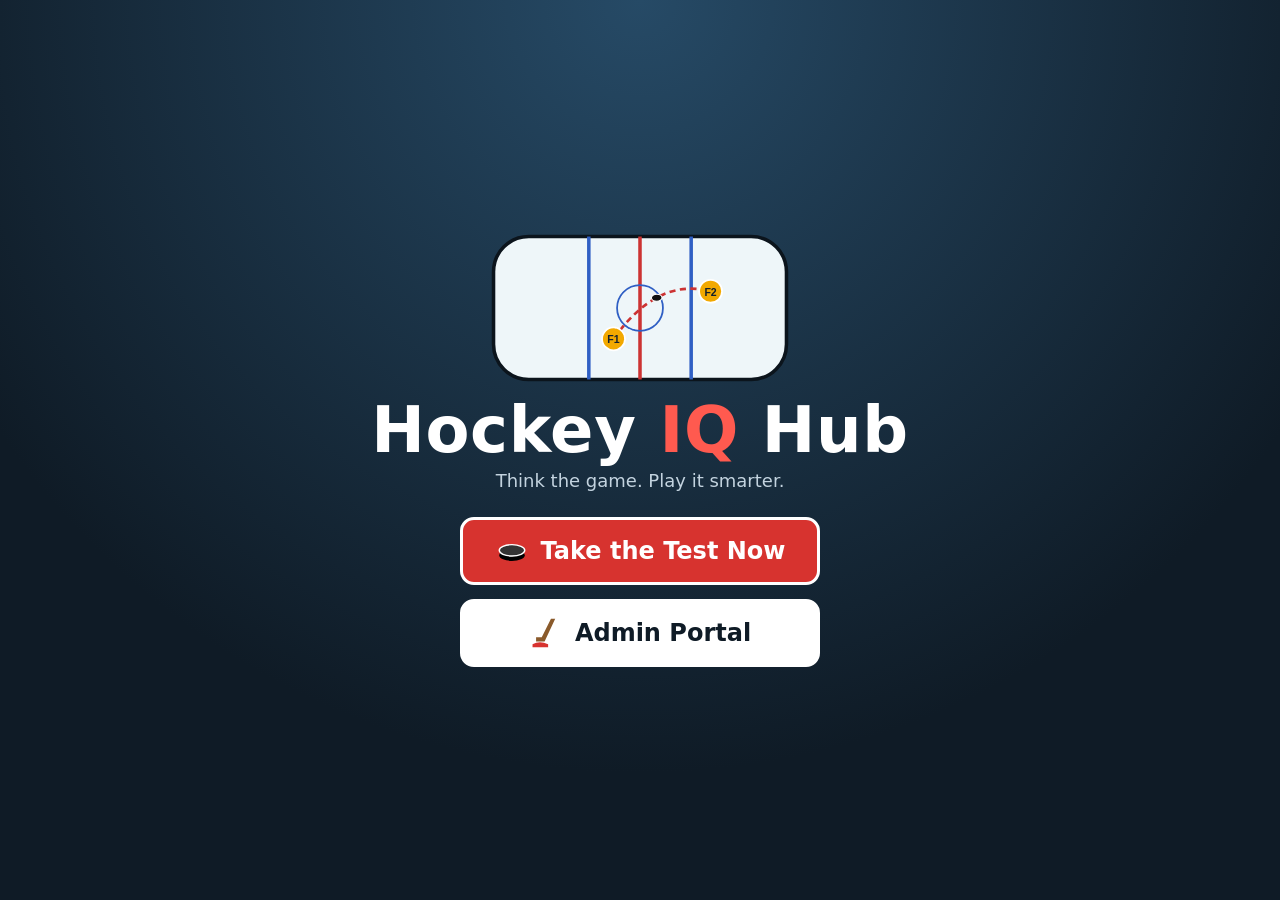
<file: index.html>
<!DOCTYPE html><html lang="en"><head><meta charset="utf-8"><meta name="viewport" content="width=device-width,initial-scale=1,viewport-fit=cover">
<title>Hockey IQ Hub</title>
<style>
*{box-sizing:border-box}html,body{height:100%;margin:0}
body{background:radial-gradient(circle at 50% 0,#264a66,#0f1b26 70%);color:#fff;font-family:system-ui,Arial,sans-serif;display:flex;align-items:center;justify-content:center;padding:16px;overflow:auto}
main{width:100%;max-width:560px;text-align:center}
svg.art{display:block;margin:0 auto 14px;height:min(24dvh,150px);width:auto;max-width:100%}
h1{font-size:clamp(38px,10vw,64px);line-height:1.05;margin:0 0 6px;letter-spacing:.01em}
h1 span{color:#ff5a4f}
.tag{margin:0 0 26px;color:#c3d3df;font-size:clamp(15px,4vw,18px)}
.links{display:flex;flex-direction:column;gap:14px;align-items:center}
a.btn{display:flex;align-items:center;justify-content:center;gap:12px;width:min(100%,360px);min-height:68px;border-radius:14px;text-decoration:none;font-weight:800;font-size:clamp(20px,5.5vw,24px);border:3px solid #fff}
a.btn svg{width:34px;height:34px;flex:none}
a.go{background:#d7332f;color:#fff}a.adm{background:#fff;color:#0f1b26}
a.btn:hover,a.btn:focus-visible{transform:translateY(-2px);box-shadow:0 6px 18px #0008;outline:3px solid #ffd24a;outline-offset:3px}
@media (prefers-reduced-motion:reduce){a.btn:hover{transform:none}svg animateMotion{display:none}}
</style></head><body><main>
<svg class="art" viewBox="0 0 340 170" role="img" aria-label="Hockey rink with F1 passing to F2" xmlns="http://www.w3.org/2000/svg">
<rect x="4" y="4" width="332" height="162" rx="40" fill="#eef6f9" stroke="#0b141c" stroke-width="4"/>
<line x1="170" y1="4" x2="170" y2="166" stroke="#c33" stroke-width="4"/><line x1="112" y1="4" x2="112" y2="166" stroke="#2f5fc4" stroke-width="4"/><line x1="228" y1="4" x2="228" y2="166" stroke="#2f5fc4" stroke-width="4"/>
<circle cx="170" cy="85" r="26" fill="none" stroke="#2f5fc4" stroke-width="2"/>
<path id="p" d="M140 120 Q190 50 250 66" fill="none" stroke="#c33" stroke-width="3" stroke-dasharray="7 5"/>
<g font-family="Arial,sans-serif" font-size="12" font-weight="700" text-anchor="middle"><circle cx="140" cy="120" r="13" fill="#f2a900" stroke="#fff" stroke-width="2"/><text x="140" y="125" fill="#14212c">F1</text><circle cx="250" cy="66" r="13" fill="#f2a900" stroke="#fff" stroke-width="2"/><text x="250" y="71" fill="#14212c">F2</text></g>
<ellipse rx="6" ry="4" fill="#111" stroke="#fff" stroke-width="1.2"><animateMotion dur="2.6s" repeatCount="indefinite" keyPoints="0;1;1" keyTimes="0;.8;1" calcMode="linear"><mpath href="#p"/></animateMotion></ellipse></svg>
<h1>Hockey <span>IQ</span> Hub</h1>
<p class="tag">Think the game. Play it smarter.</p>
<nav class="links" aria-label="Main">
<a class="btn go" href="quiz.html"><svg viewBox="0 0 48 48" aria-hidden="true"><ellipse cx="24" cy="30" rx="18" ry="8" fill="#000"/><ellipse cx="24" cy="23" rx="18" ry="8" fill="#333" stroke="#fff" stroke-width="2"/></svg>Take the Test Now</a>
<a class="btn adm" href="admin.html"><svg viewBox="0 0 48 48" aria-hidden="true"><path d="M31 4h6L22 36H10v-6h8z" fill="#8a5a2b"/><path d="M5 40q10-6 22 0v4H5z" fill="#d7332f"/></svg>Admin Portal</a>
</nav></main></body></html>
</file>
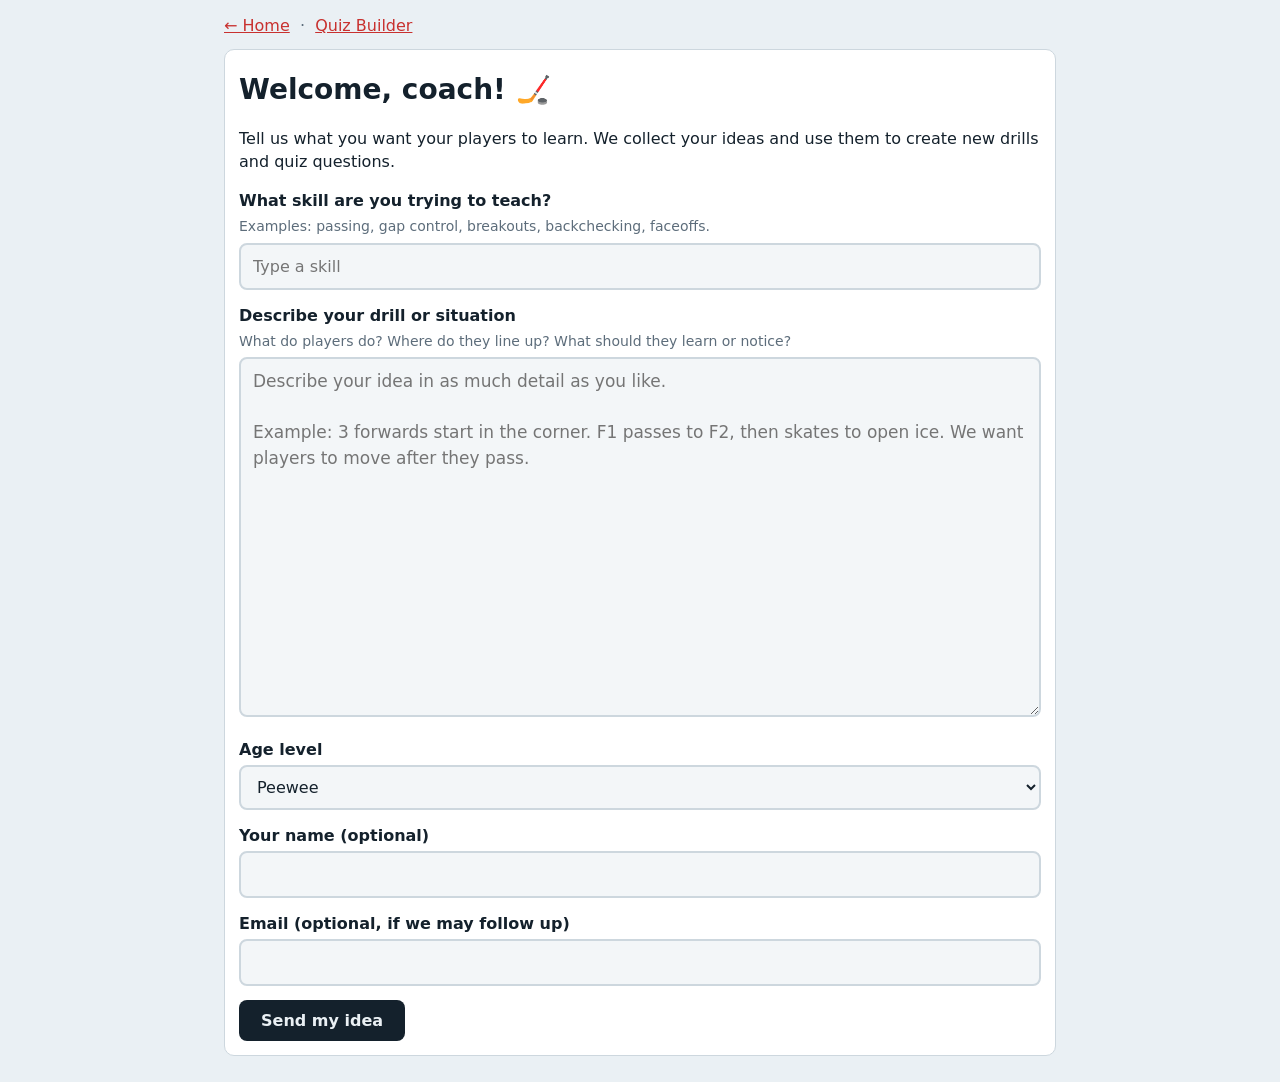
<file: admin.html>
<!DOCTYPE html><html lang="en"><head><meta charset="utf-8"><meta name="viewport" content="width=device-width,initial-scale=1">
<title>Coach Portal</title><link rel="stylesheet" href="style.css"><style>.wrap{max-width:860px}textarea#desc{min-height:min(360px,50dvh);font-size:17px;line-height:1.5}</style></head><body><div class="wrap">
<p class="sub"><a href="./">&larr; Home</a> &nbsp;&middot;&nbsp; <a href="builder.html">Quiz Builder</a></p>
<div id="box" class="card"><h1>Welcome, coach! &#127954;</h1>
<p>Tell us what you want your players to learn. We collect your ideas and use them to create new drills and quiz questions.</p>
<div class="fld"><label for="skill">What skill are you trying to teach?</label><p class="hint">Examples: passing, gap control, breakouts, backchecking, faceoffs.</p><input type="text" id="skill" list="sk" maxlength="120" placeholder="Type a skill">
<datalist id="sk"><option>Passing and receiving</option><option>Skating and edge work</option><option>Shooting</option><option>Puck protection</option><option>Breakouts</option><option>Forechecking</option><option>Backchecking</option><option>Defensive-zone coverage</option><option>Offensive-zone cycle</option><option>Faceoffs</option><option>Gap control</option><option>Hockey IQ and decision making</option></datalist></div>
<div class="fld"><label for="desc">Describe your drill or situation</label><p class="hint">What do players do? Where do they line up? What should they learn or notice?</p><textarea id="desc" maxlength="3000" rows="12" placeholder="Describe your idea in as much detail as you like.&#10;&#10;Example: 3 forwards start in the corner. F1 passes to F2, then skates to open ice. We want players to move after they pass."></textarea></div>
<div class="fld"><label for="lvl">Age level</label><select id="lvl"><option>Peewee</option><option>Mite</option><option>Squirt</option><option>Bantam</option><option>Other</option></select></div>
<div class="fld"><label for="nm">Your name (optional)</label><input type="text" id="nm" autocomplete="name"></div>
<div class="fld"><label for="em">Email (optional, if we may follow up)</label><input type="text" id="em" autocomplete="email" inputmode="email"></div>
<input class="hp" id="website" tabindex="-1" autocomplete="off" aria-hidden="true">
<div id="msg" role="status"></div><button id="go">Send my idea</button></div></div>
<script>
const $=id=>document.getElementById(id),esc=s=>String(s).replace(/[&<>"]/g,c=>({'&':'&amp;','<':'&lt;','>':'&gt;','"':'&quot;'}[c]));
let endpoint='';fetch('quiz.json',{cache:'no-store'}).then(r=>r.json()).then(q=>endpoint=q.endpoint||'').catch(()=>{});
$('go').onclick=async()=>{const m=$('msg'),skill=$('skill').value.trim(),desc=$('desc').value.trim();
 if(!skill||!desc){m.innerHTML='<p class="err">Please fill in the skill and the description.</p>';return}
 if($('website').value)return;
 if(!endpoint){m.innerHTML='<p class="err">The portal is not connected to the spreadsheet yet. Tell the site owner.</p>';return}
 $('go').disabled=true;$('go').textContent='Sending…';
 try{await fetch(endpoint,{method:'POST',mode:'no-cors',headers:{'Content-Type':'text/plain;charset=utf-8'},body:JSON.stringify({type:'suggestion',submitted:new Date().toISOString(),skill,description:desc,level:$('lvl').value,name:$('nm').value.trim(),email:$('em').value.trim()})});
  $('box').innerHTML=`<h1>Thank you${$('nm').value.trim()?', '+esc($('nm').value.trim()):''}!</h1><p>Your idea about <b>${esc(skill)}</b> was saved. We will use it to build new drills and quiz questions.</p><button onclick="location.reload()">Send another idea</button>`}
 catch(e){$('go').disabled=false;$('go').textContent='Send my idea';m.innerHTML='<p class="err">Could not send. Check your connection and try again.</p>'}};
</script></body></html>
</file>
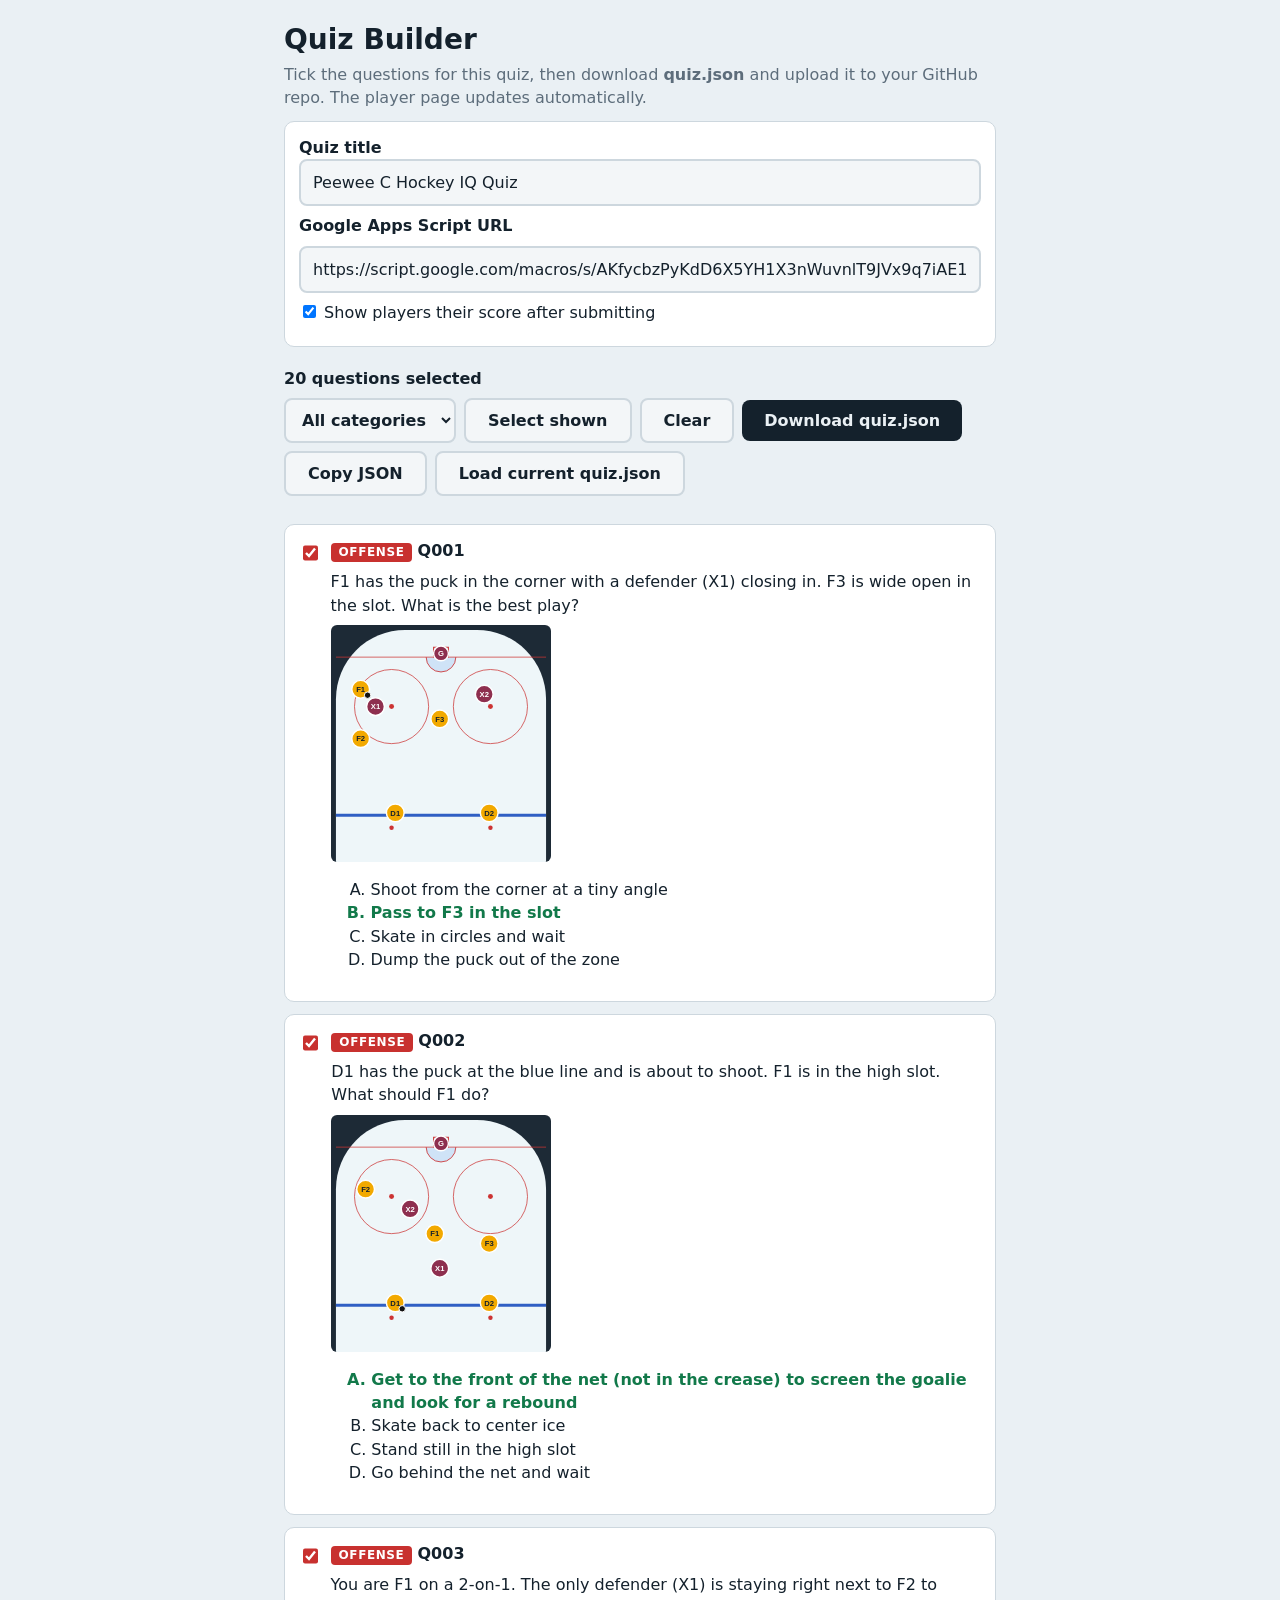
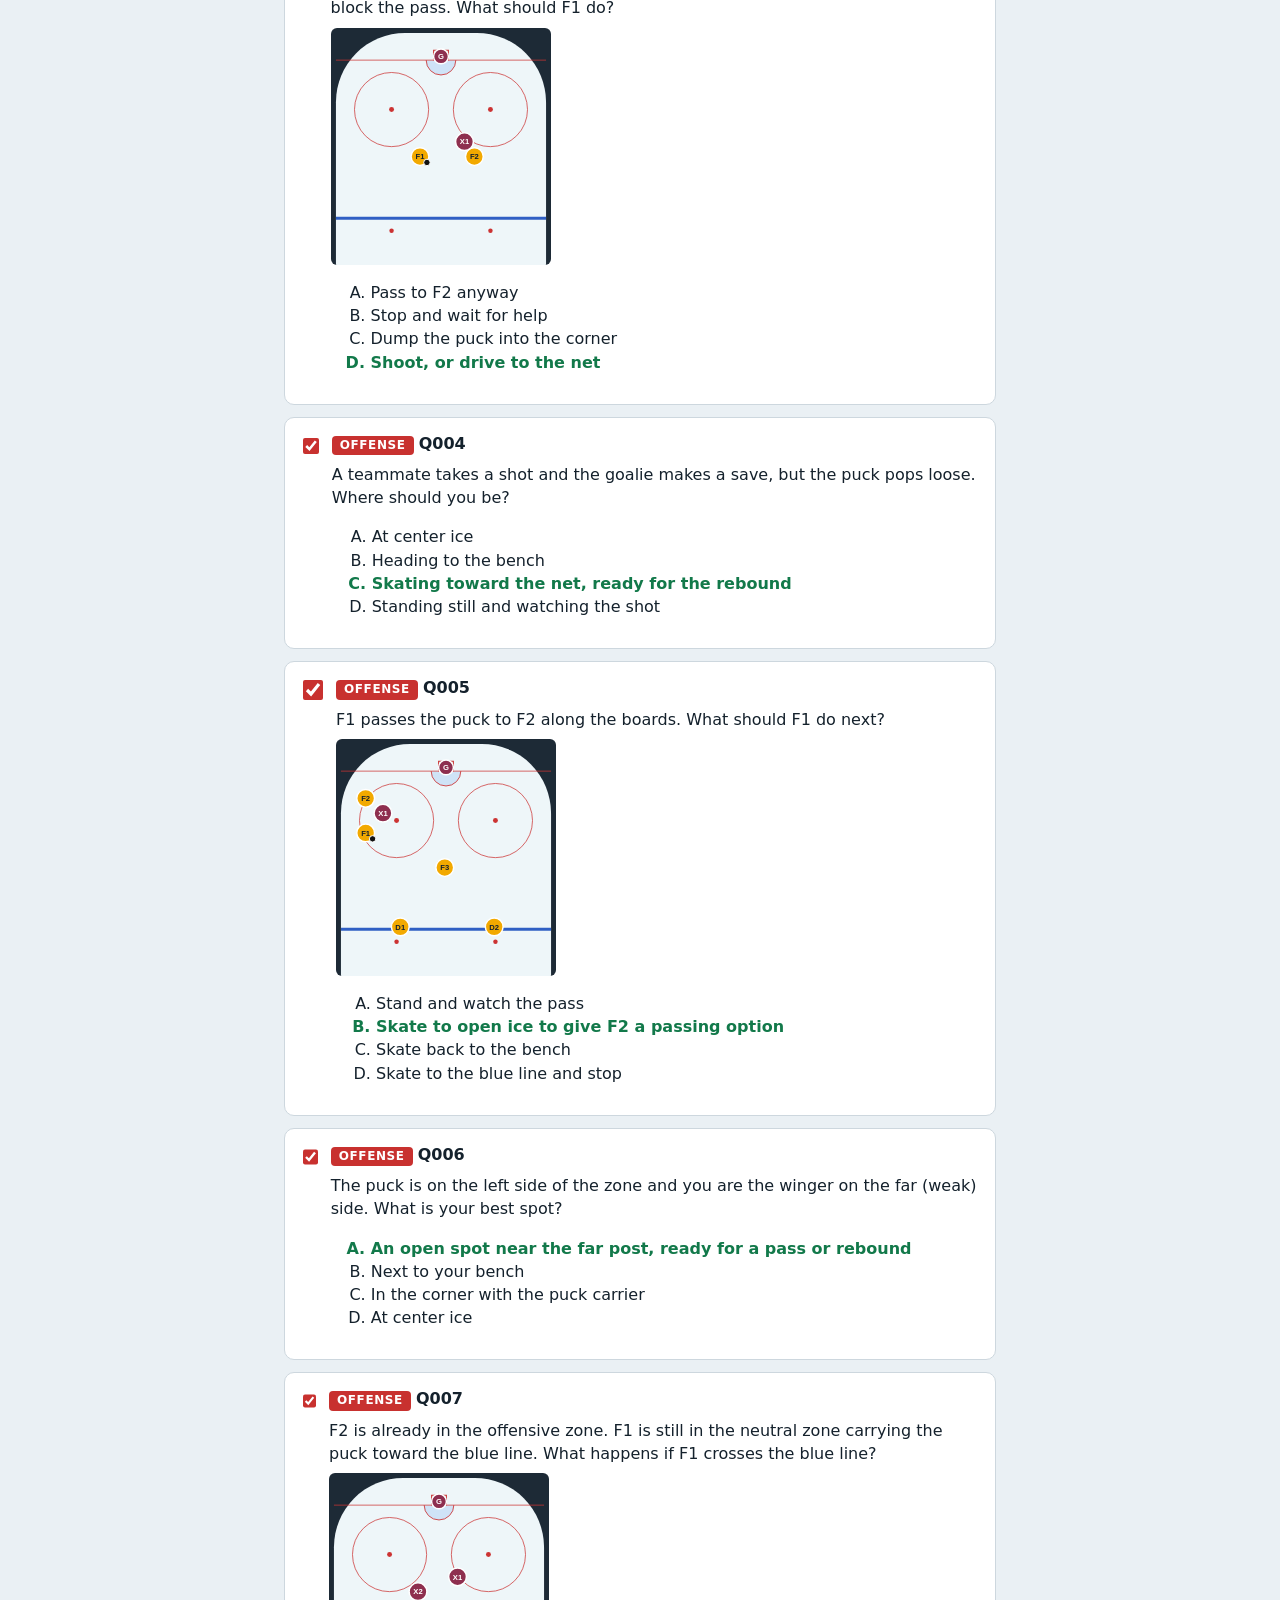
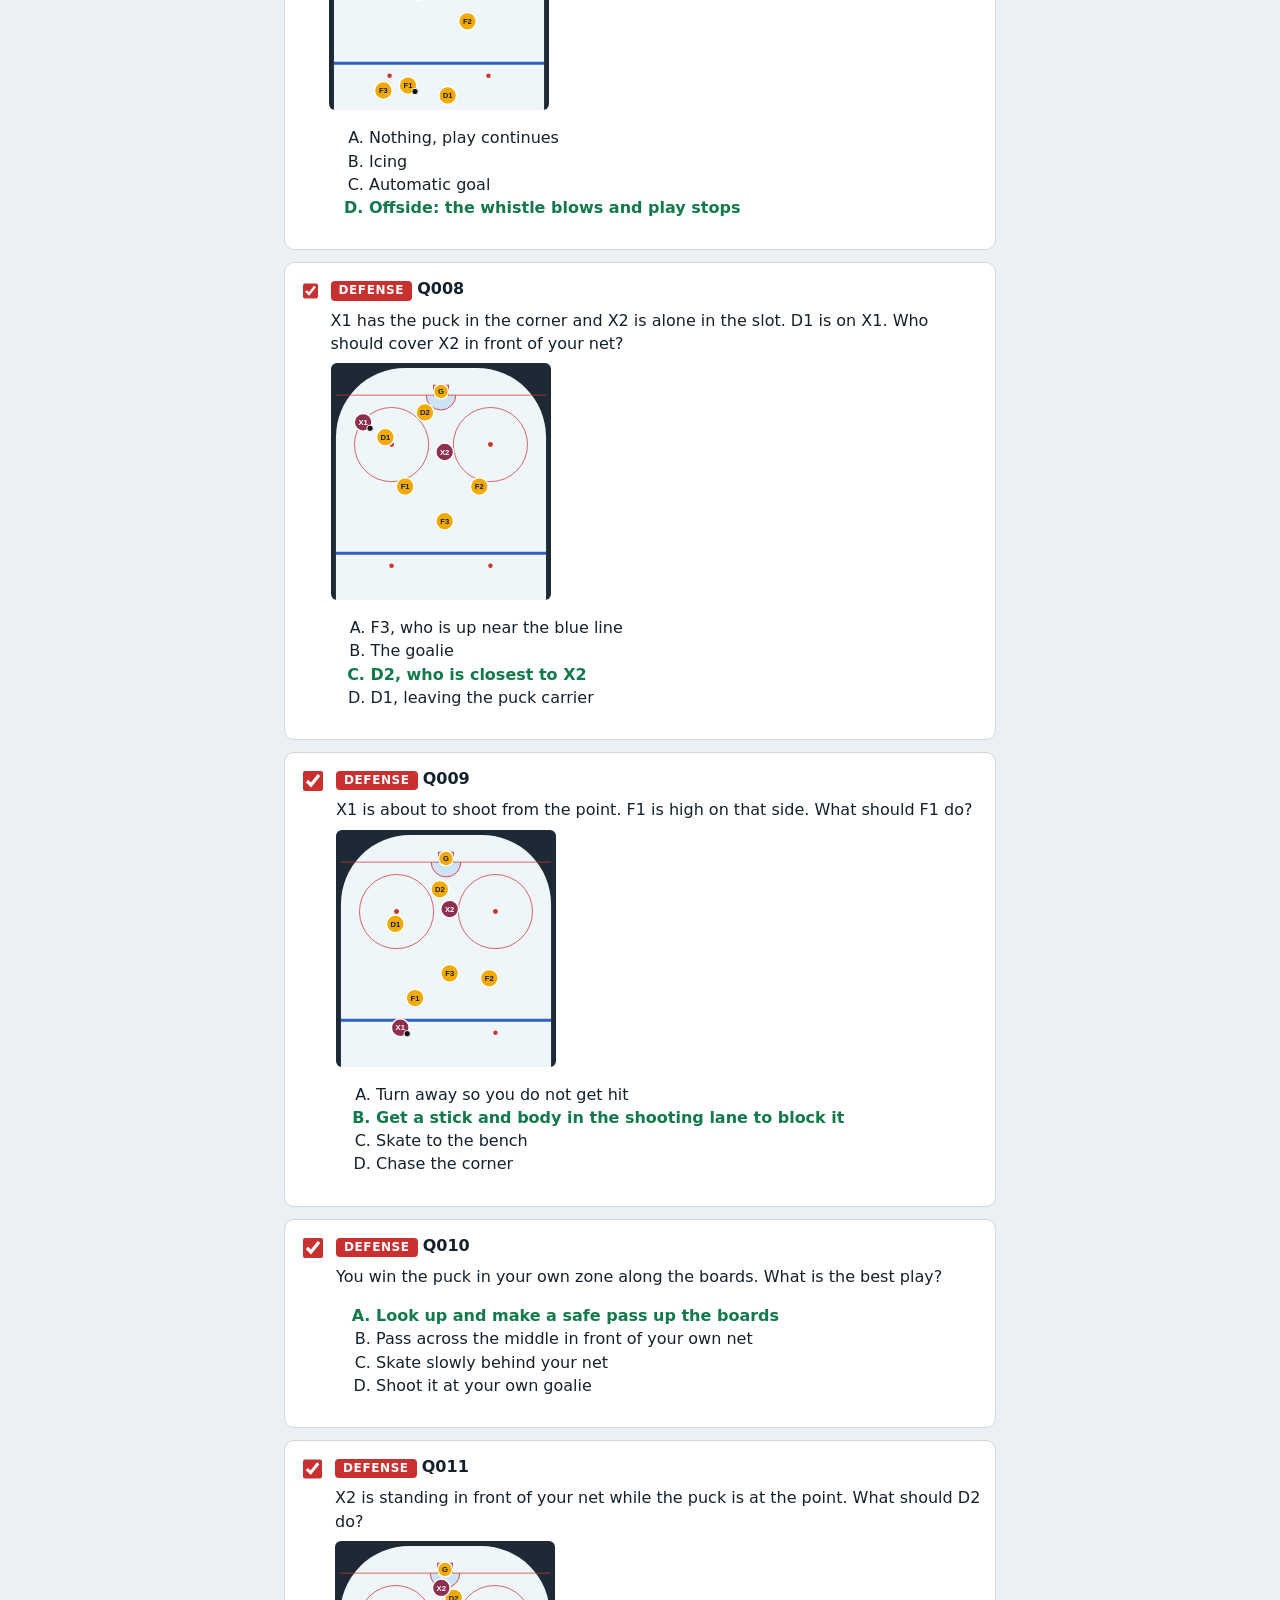
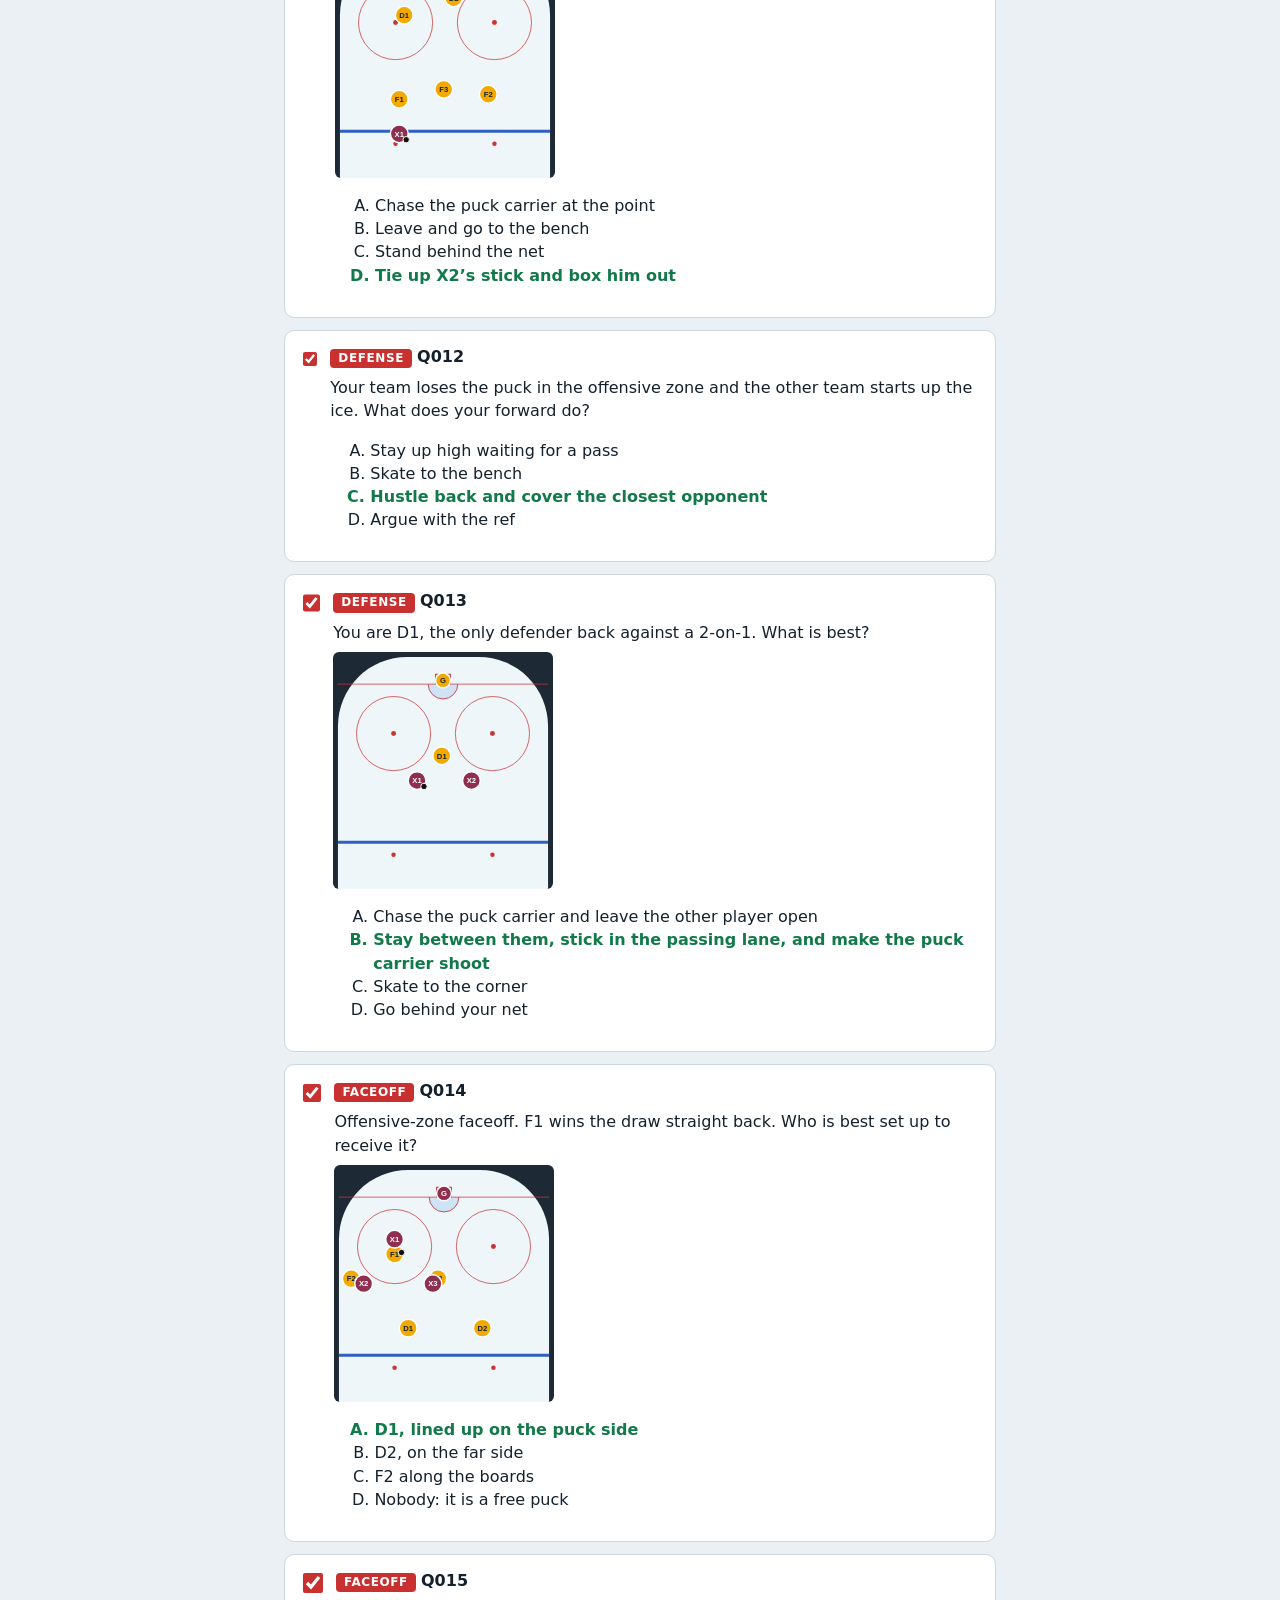
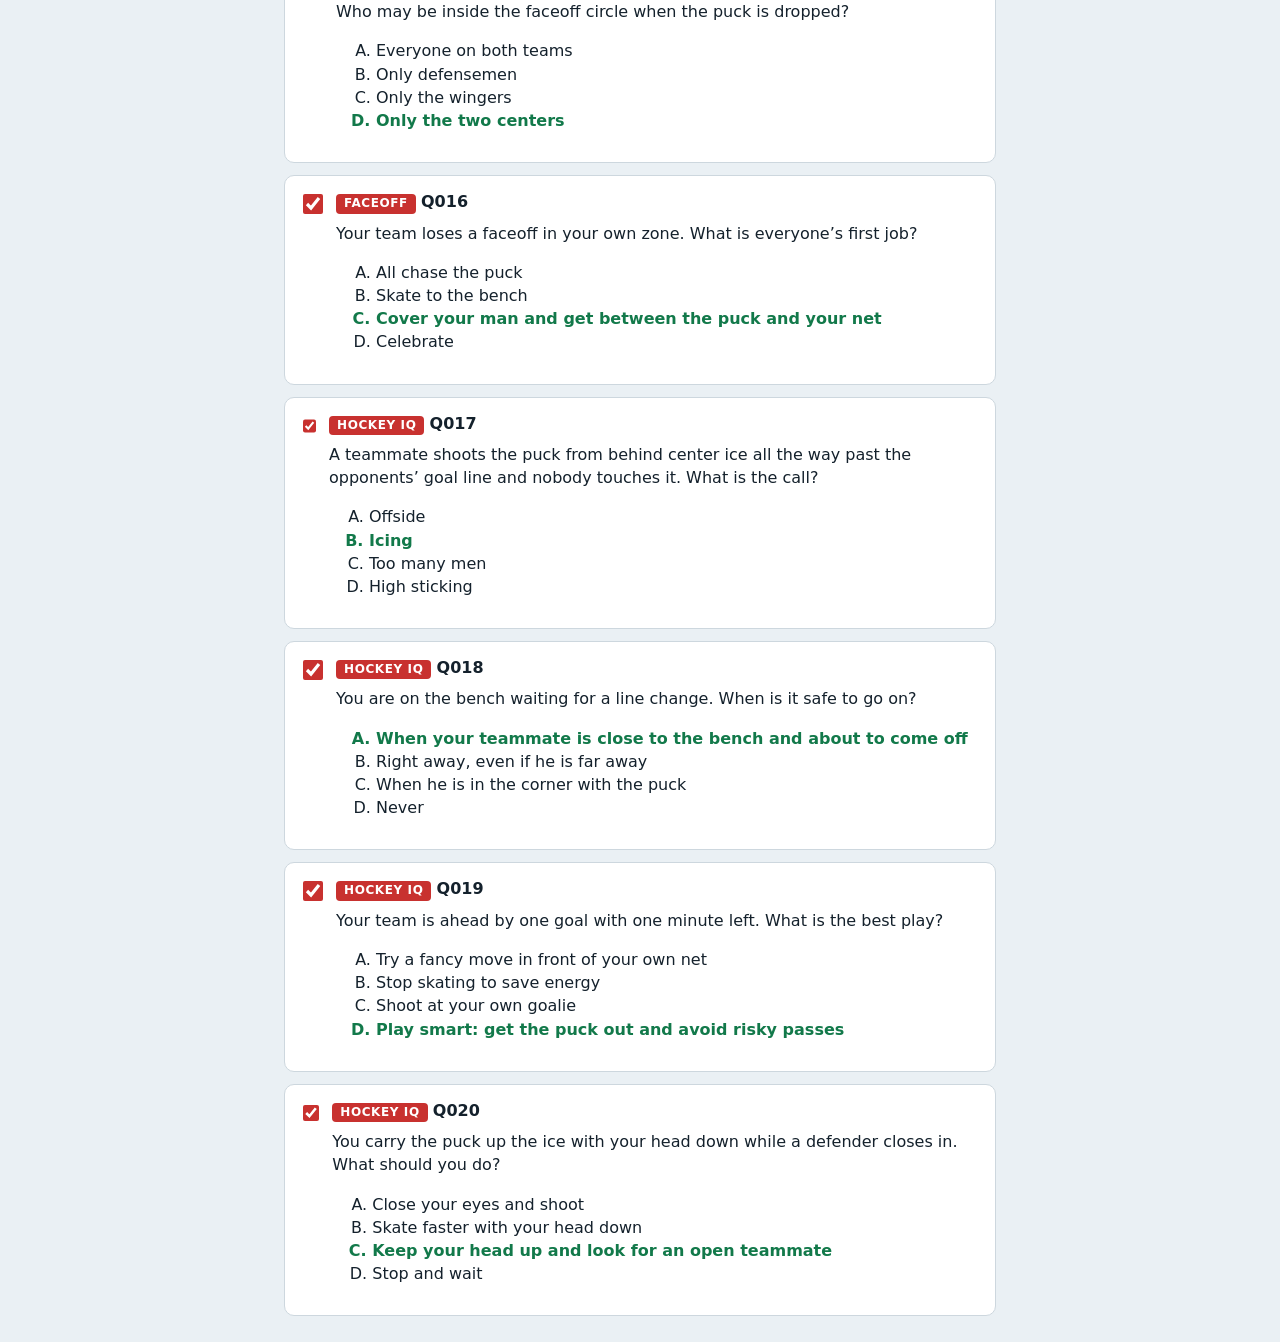
<file: builder.html>
<!DOCTYPE html><html lang="en"><head><meta charset="utf-8"><meta name="viewport" content="width=device-width,initial-scale=1">
<title>Quiz Builder</title><link rel="stylesheet" href="style.css"><style>.row{display:flex;gap:8px;flex-wrap:wrap;align-items:center;margin:8px 0}.row>*{flex:0 0 auto}svg.rk{max-width:220px;margin:6px 0}.q{font-size:16px}.ans{color:var(--ok);font-weight:700}.pick{display:flex;gap:10px;align-items:flex-start}.pick input{width:20px;height:20px;margin-top:4px;accent-color:var(--acc)}</style></head><body><div class="wrap">
<h1>Quiz Builder</h1><p class="sub">Tick the questions for this quiz, then download <b>quiz.json</b> and upload it to your GitHub repo. The player page updates automatically.</p>
<div class="card"><label><b>Quiz title</b></label><input type="text" id="title" value="Peewee C Hockey IQ Quiz"><div class="row"><label><b>Google Apps Script URL</b></label></div><input type="text" id="ep" placeholder="https://script.google.com/macros/s/…/exec">
<div class="row"><label><input type="checkbox" id="ss" checked> Show players their score after submitting</label></div></div>
<div class="bar"><span id="count"></span><div class="row"><select id="cat" style="width:auto"></select><button class="alt" id="all">Select shown</button><button class="alt" id="none">Clear</button><button id="dl">Download quiz.json</button><button class="alt" id="cp">Copy JSON</button><button class="alt" id="cur">Load current quiz.json</button></div></div>
<div id="list"></div></div>
<script src="rink.js"></script><script>
let bank,sel=new Set();const $=id=>document.getElementById(id),esc=s=>String(s).replace(/[&<>"]/g,c=>({'&':'&amp;','<':'&lt;','>':'&gt;','"':'&quot;'}[c]));
fetch('question-bank.json',{cache:'no-store'}).then(r=>r.json()).then(b=>{bank=b;const cats=[...new Set(b.questions.map(q=>q.category))];$('cat').innerHTML='<option value="">All categories</option>'+cats.map(c=>`<option>${esc(c)}</option>`).join('');cur();draw()});
function draw(){const c=$('cat').value;$('list').innerHTML=bank.questions.filter(q=>!c||q.category==c).map(q=>`<div class="card"><label class="pick"><input type="checkbox" data-id="${q.id}" ${sel.has(q.id)?'checked':''}><span><span class="tag">${esc(q.category)}</span> <b>${q.id}</b><div class="q">${esc(q.text)}</div>${q.diagram?rinkSvg(q.diagram):''}<ol type="A">${q.options.map((o,k)=>`<li class="${k==q.answer?'ans':''}">${esc(o)}</li>`).join('')}</ol></span></label></div>`).join('');count()}
const count=()=>$('count').textContent=sel.size+' question'+(sel.size==1?'':'s')+' selected';
$('list').onchange=e=>{const id=e.target.dataset.id;if(!id)return;e.target.checked?sel.add(id):sel.delete(id);count()};
$('cat').onchange=draw;
$('all').onclick=()=>{document.querySelectorAll('#list input').forEach(i=>{i.checked=true;sel.add(i.dataset.id)});count()};
$('none').onclick=()=>{sel.clear();draw()};
async function cur(){try{const q=await (await fetch('quiz.json',{cache:'no-store'})).json();sel=new Set(q.questions.map(x=>x.id));$('title').value=q.title||$('title').value;$('ep').value=q.endpoint||'';$('ss').checked=q.showScore!==false;if(bank)draw()}catch(e){}}
$('cur').onclick=cur;
function make(){const ids=bank.questions.filter(q=>sel.has(q.id));if(!ids.length){alert('Select at least one question.');return null}const t=$('title').value.trim()||'Hockey IQ Quiz';
 return JSON.stringify({id:t.toLowerCase().replace(/[^a-z0-9]+/g,'-').replace(/^-|-$/g,''),title:t,endpoint:$('ep').value.trim(),showScore:$('ss').checked,questions:ids},null,1)}
$('dl').onclick=()=>{const j=make();if(!j)return;const a=document.createElement('a');a.href=URL.createObjectURL(new Blob([j],{type:'application/json'}));a.download='quiz.json';a.click()};
$('cp').onclick=async()=>{const j=make();if(!j)return;try{await navigator.clipboard.writeText(j);$('count').textContent='Copied!'}catch(e){alert('Copy was blocked; use Download instead.')}};
</script></body></html>
</file>
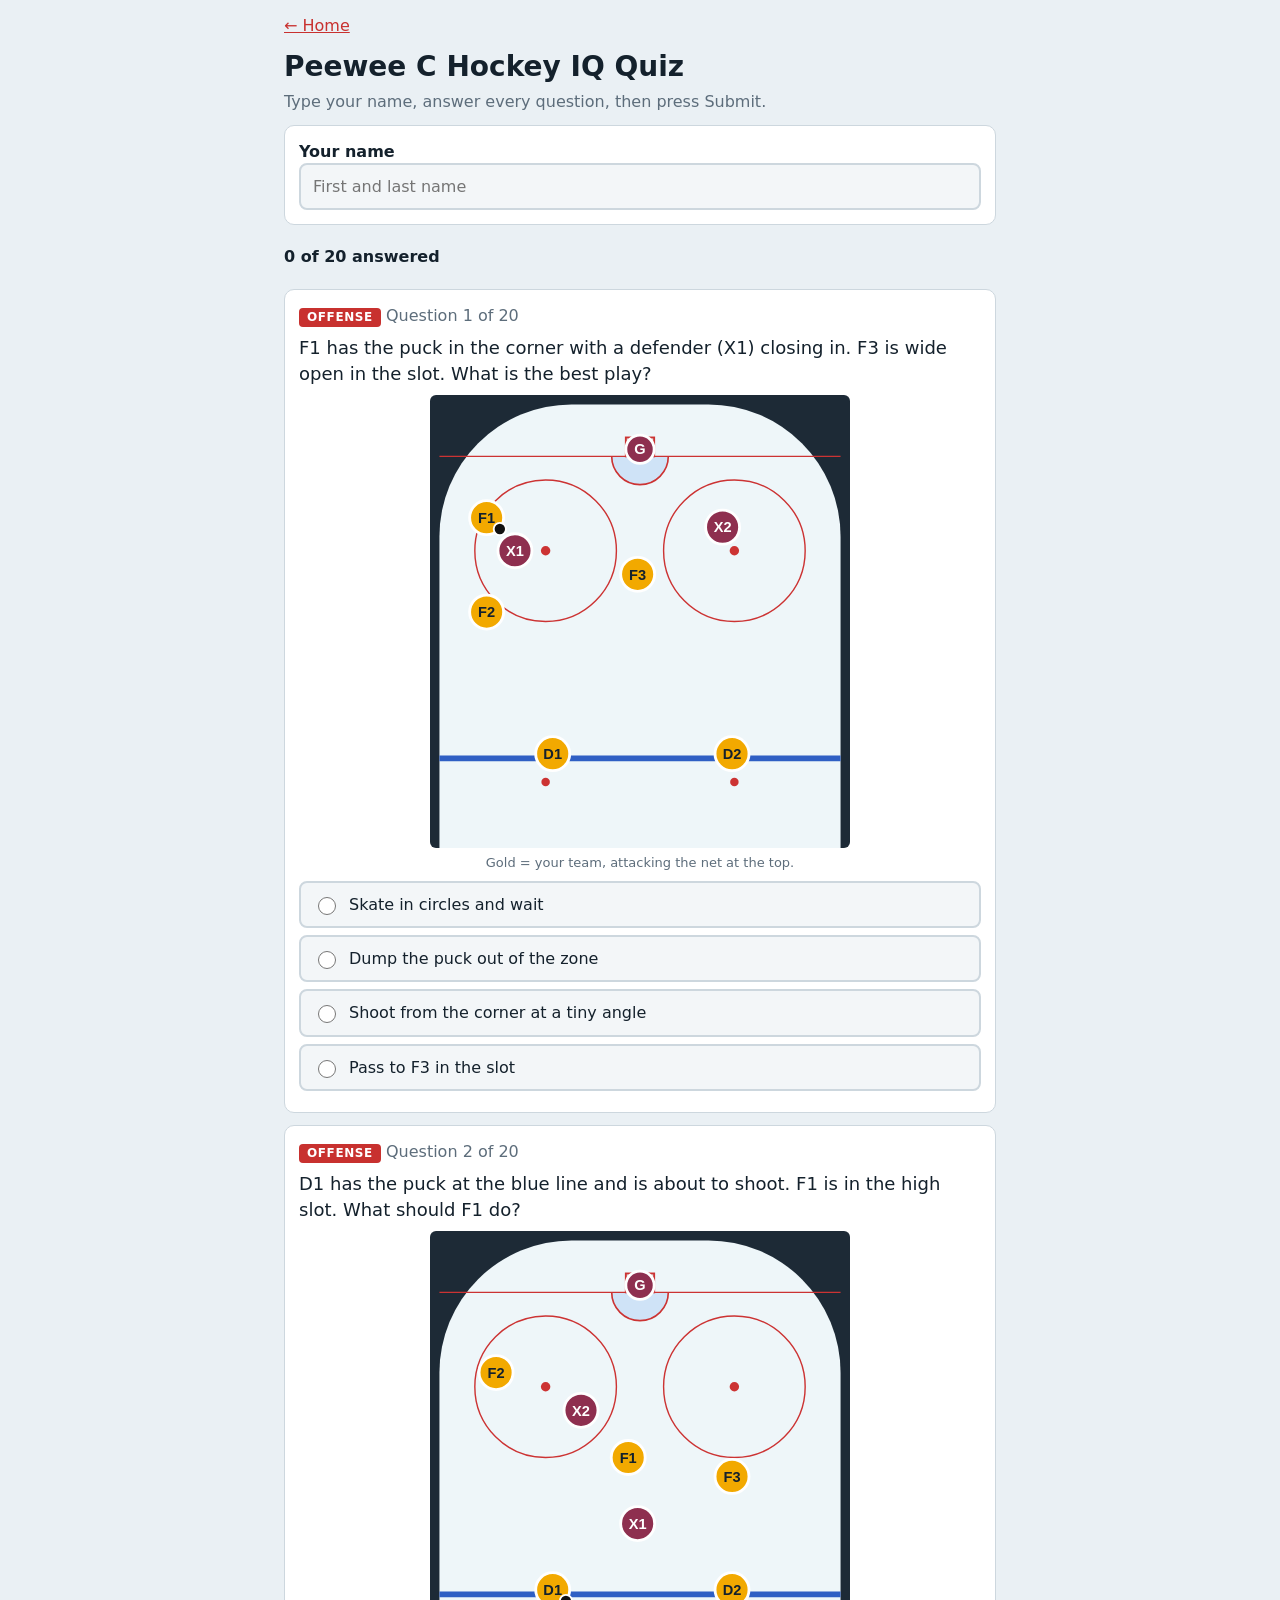
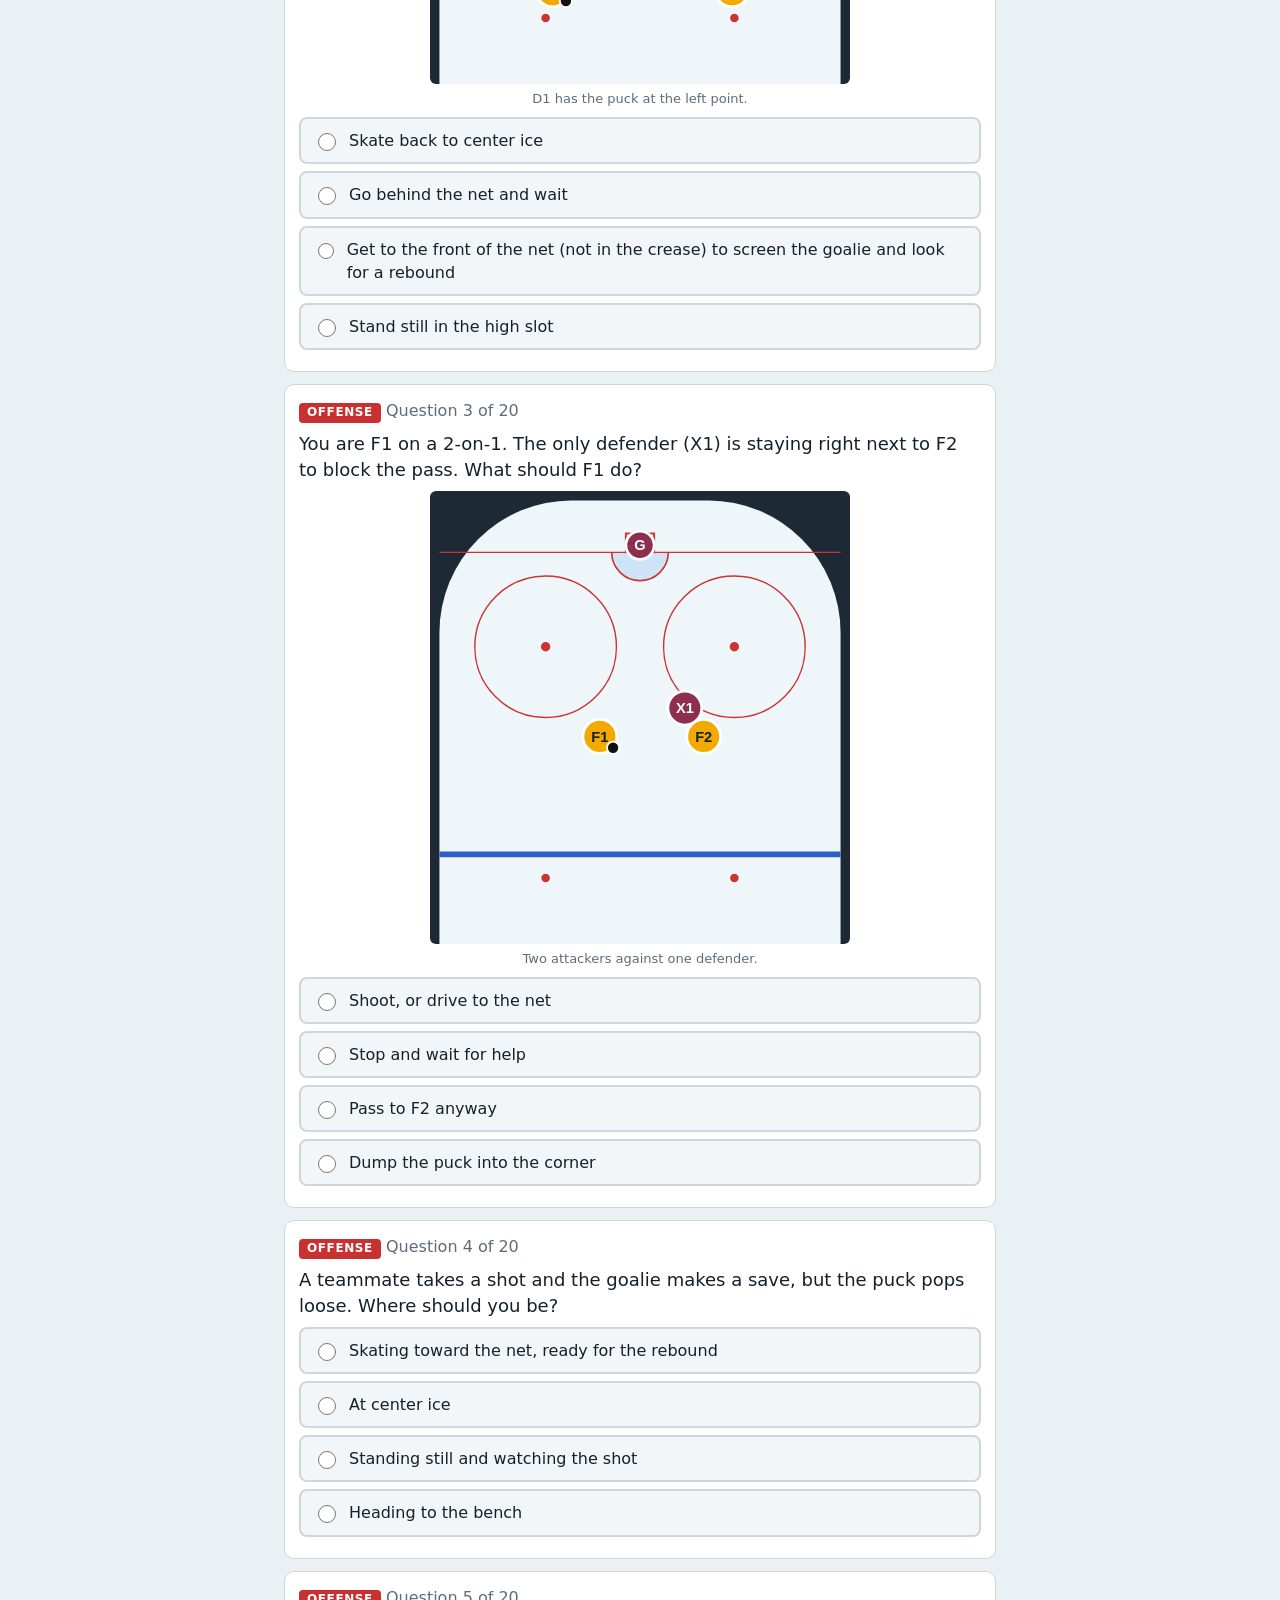
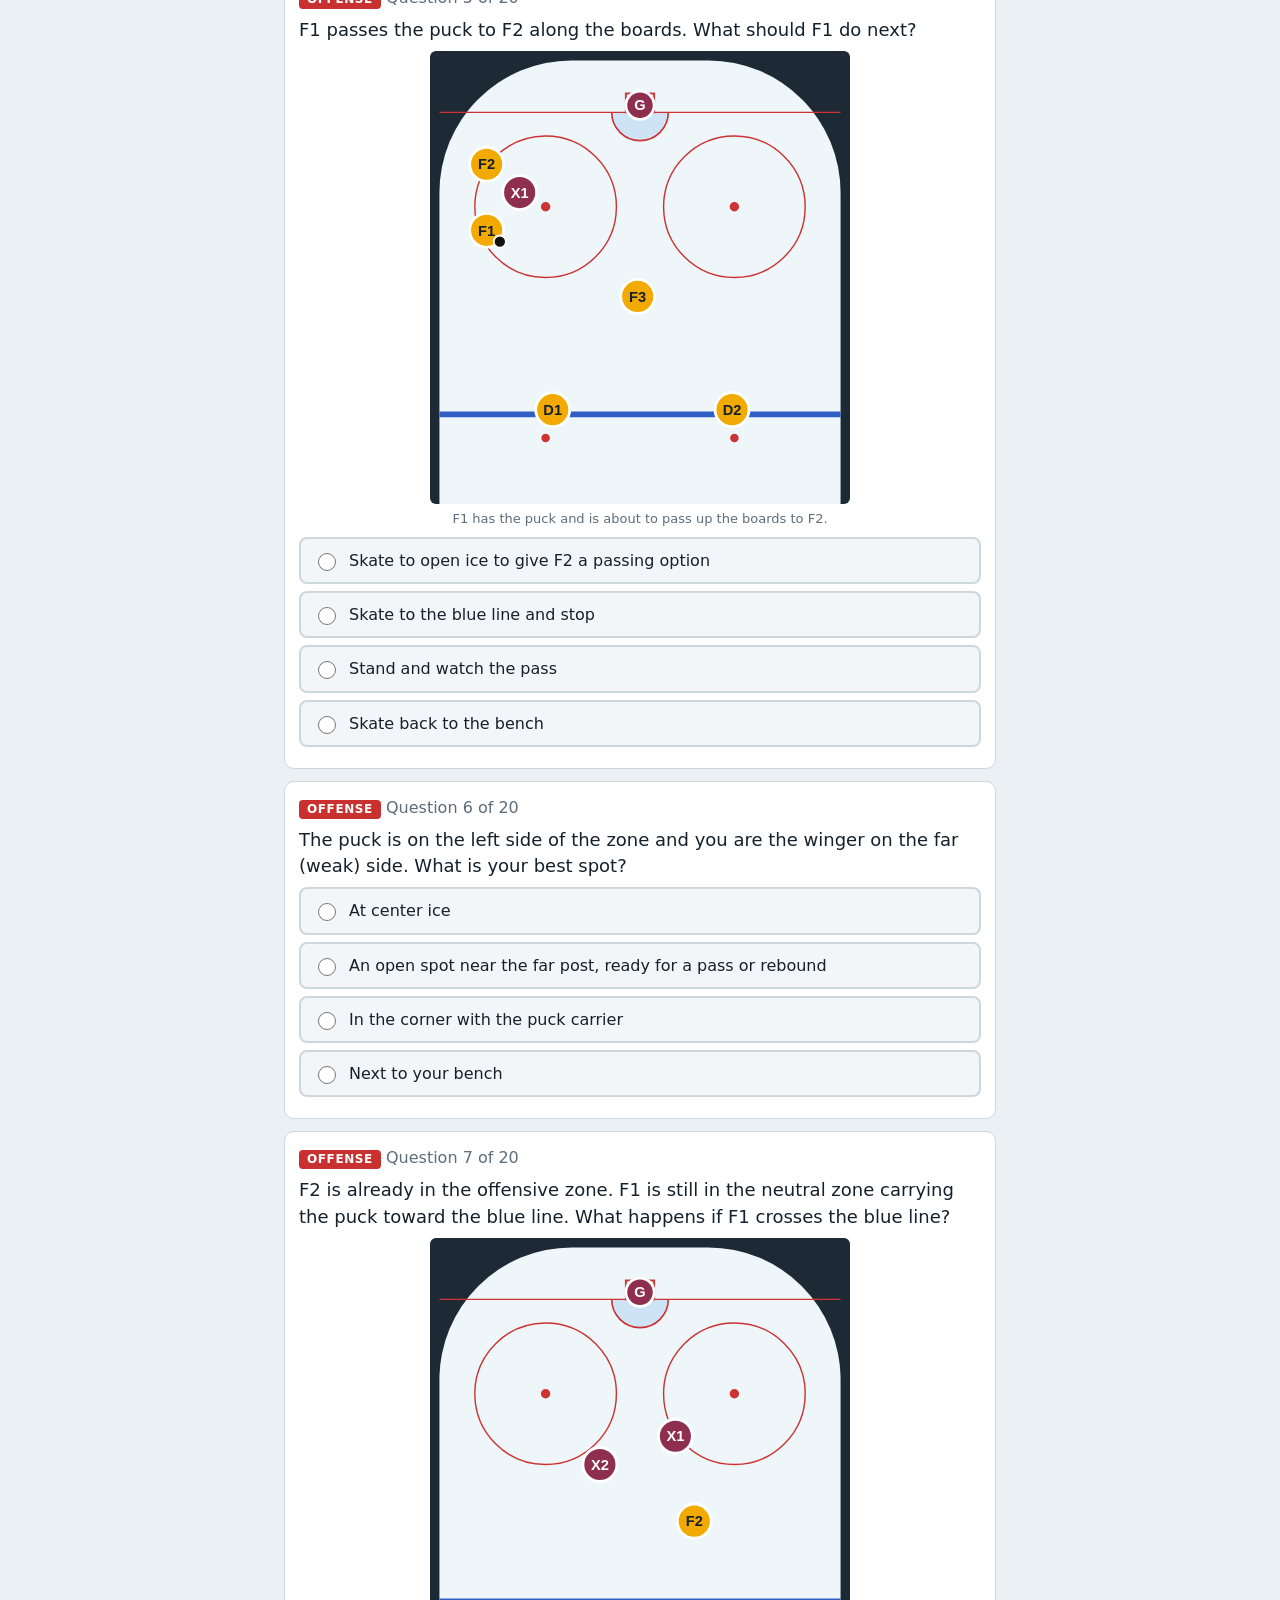
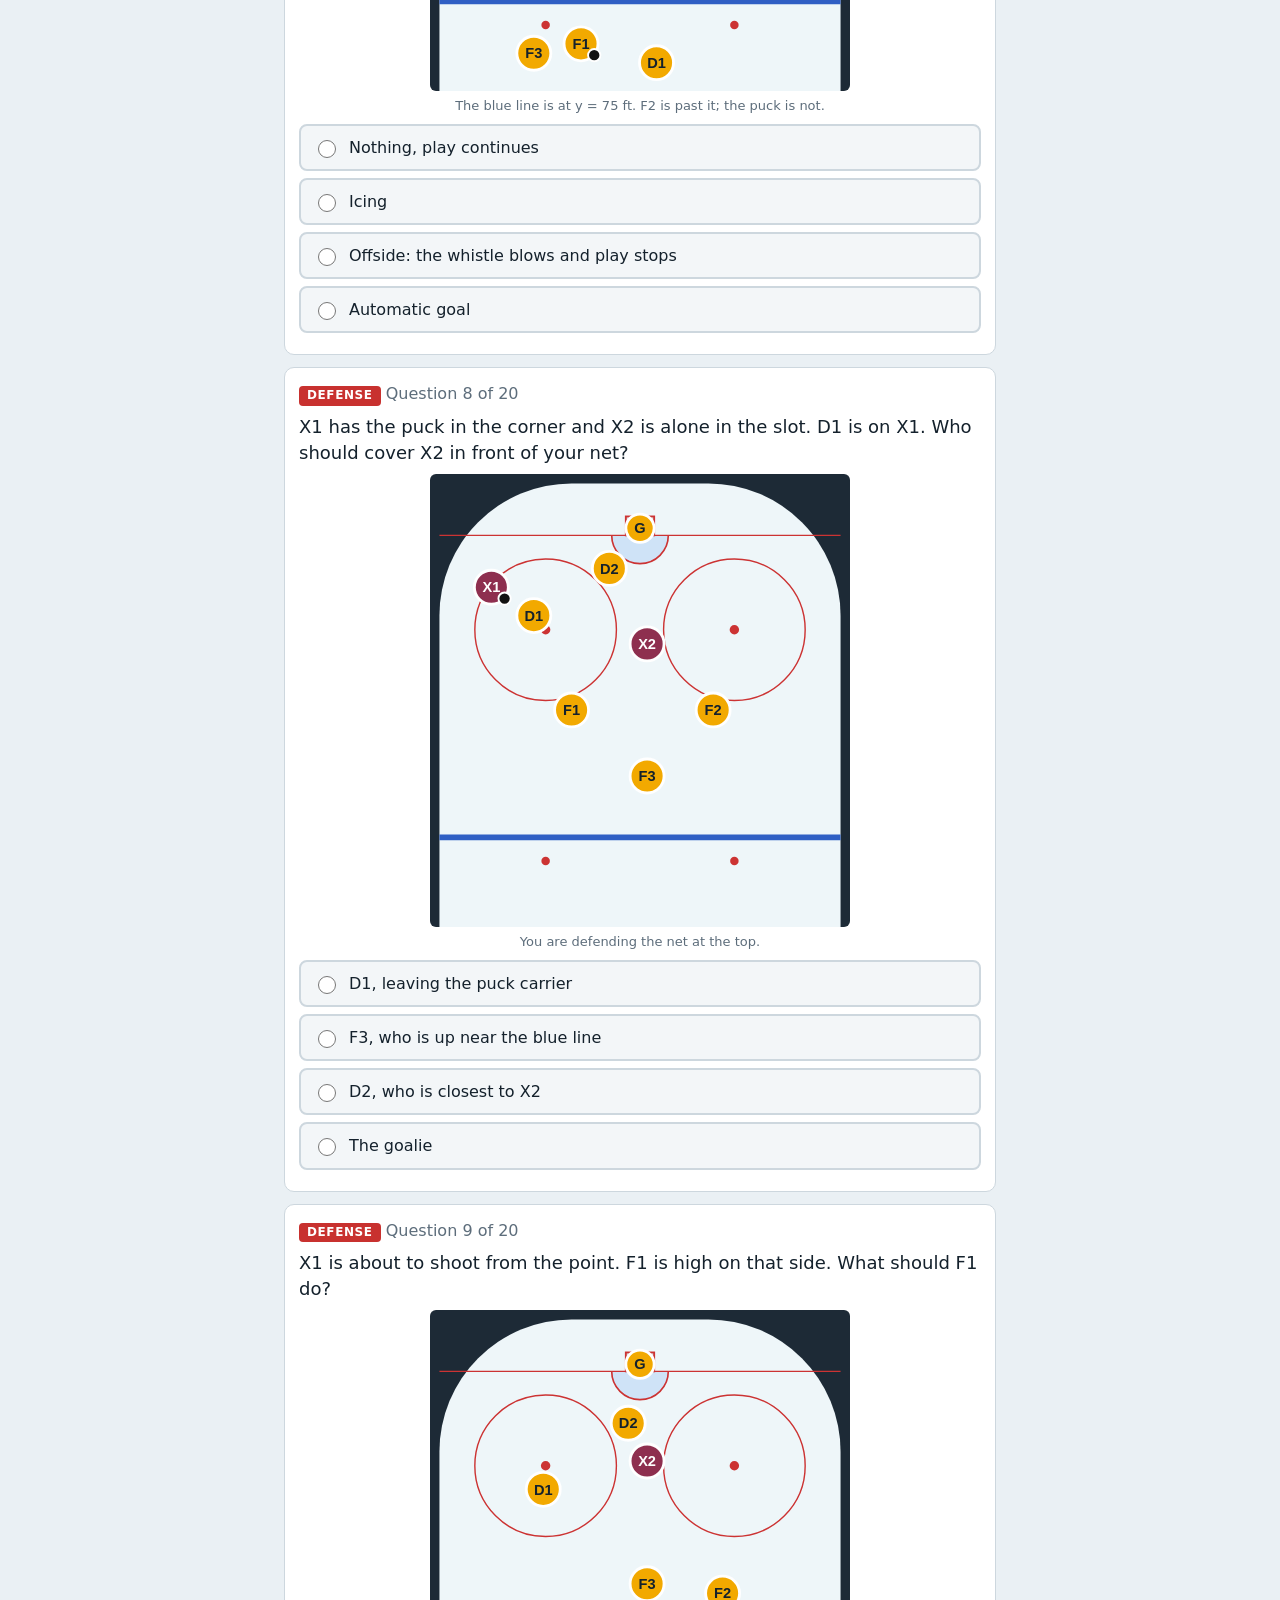
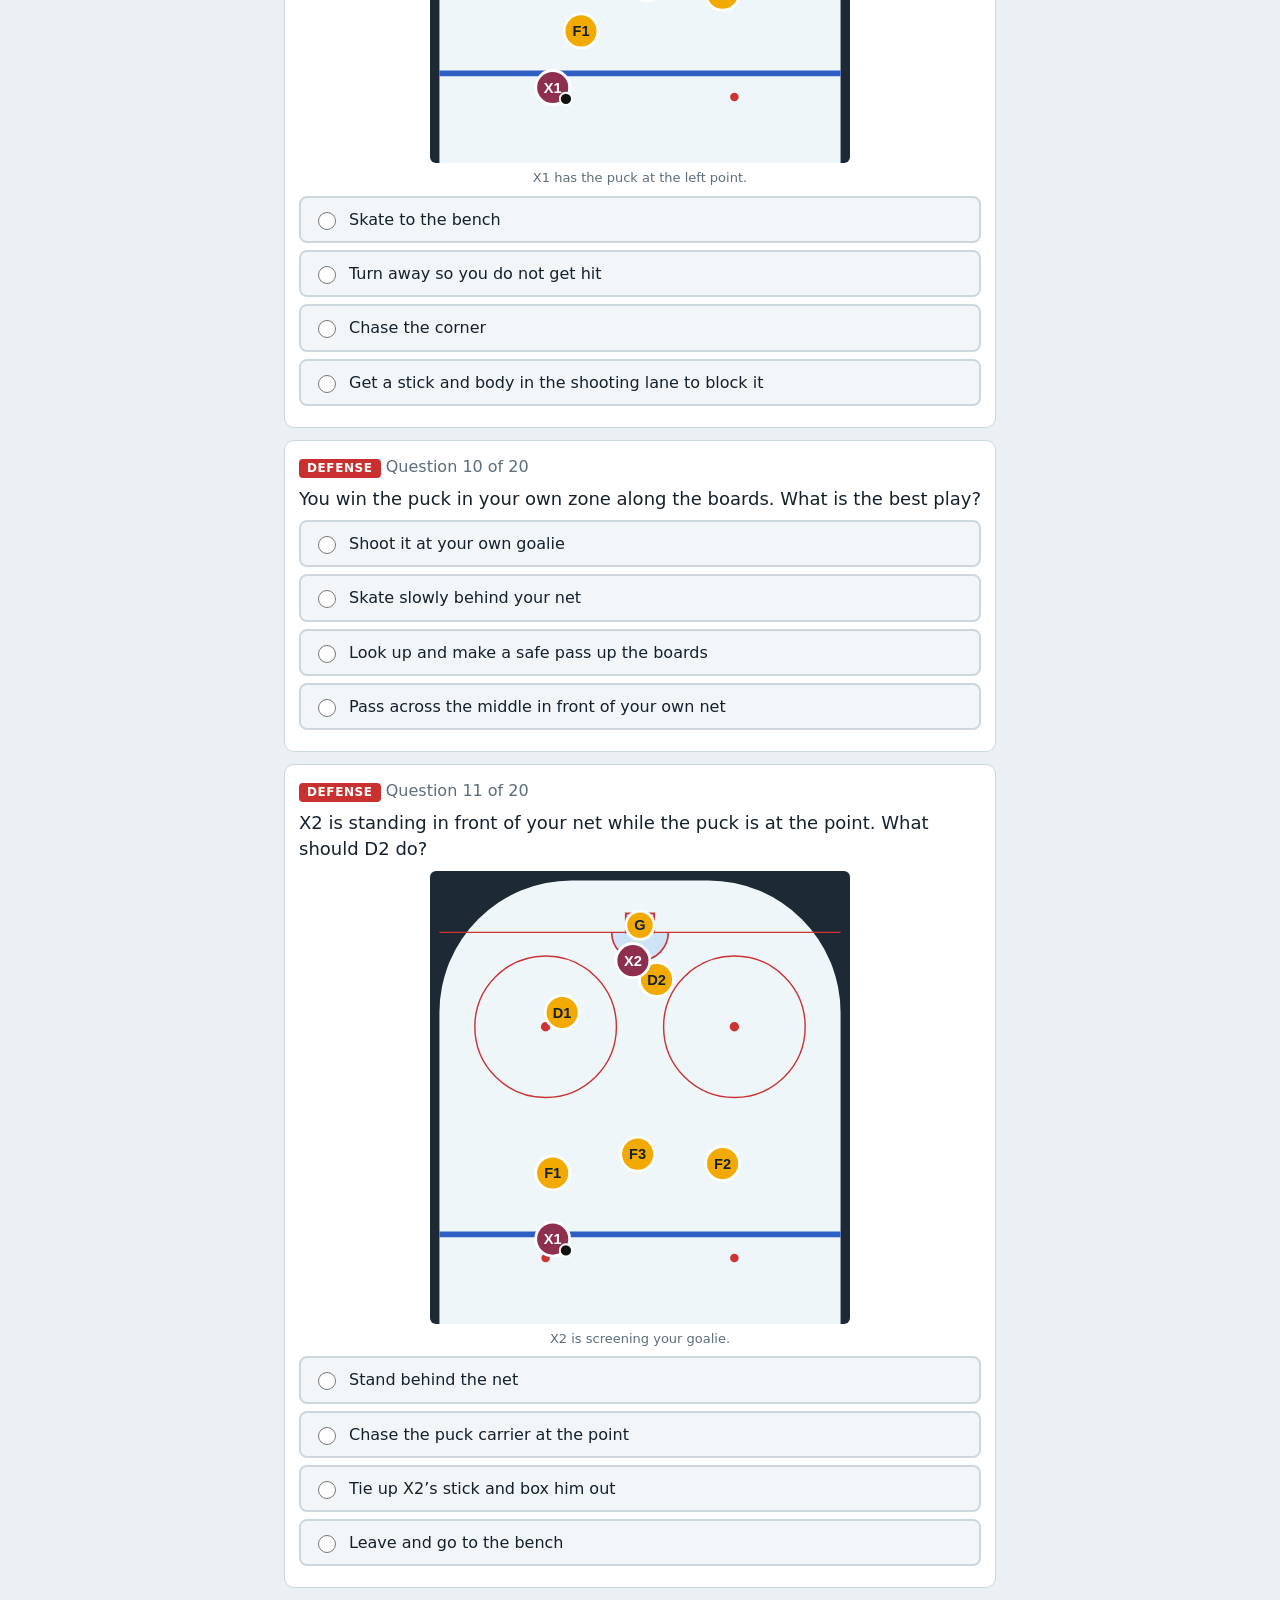
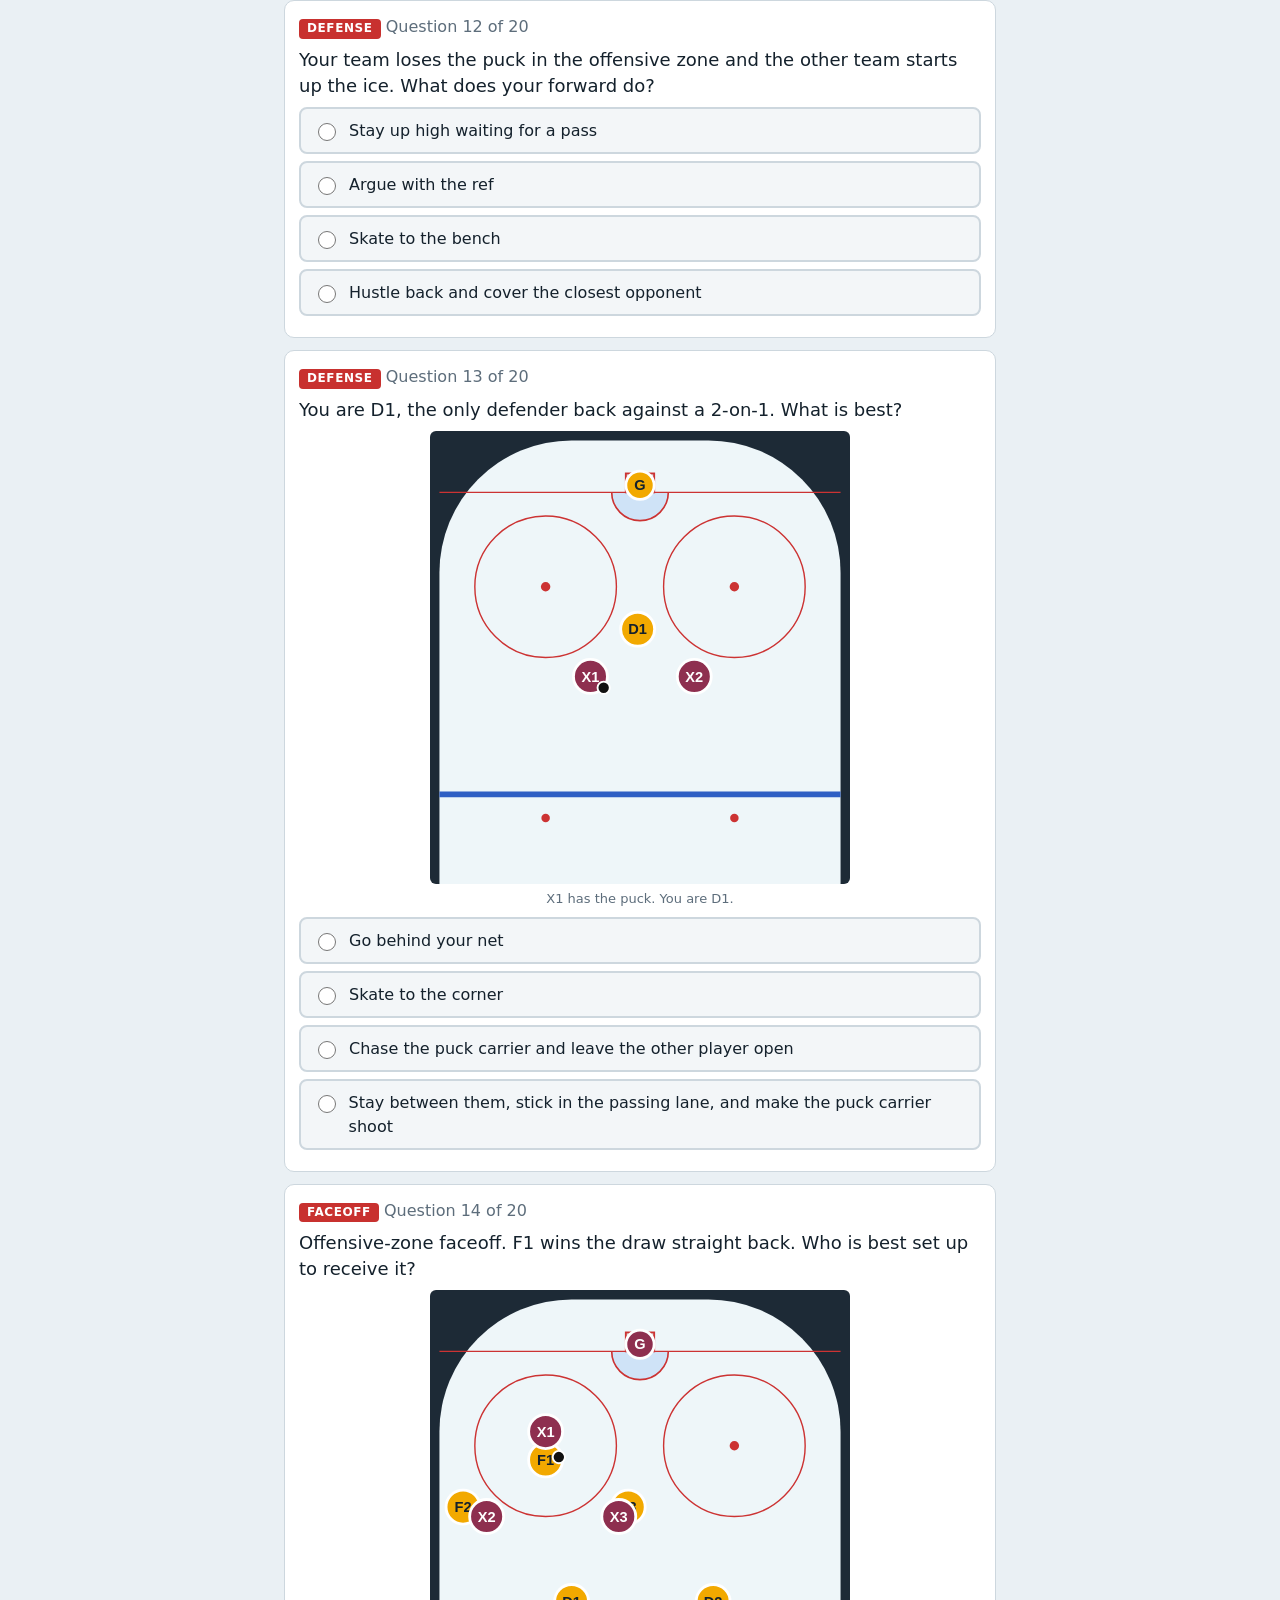
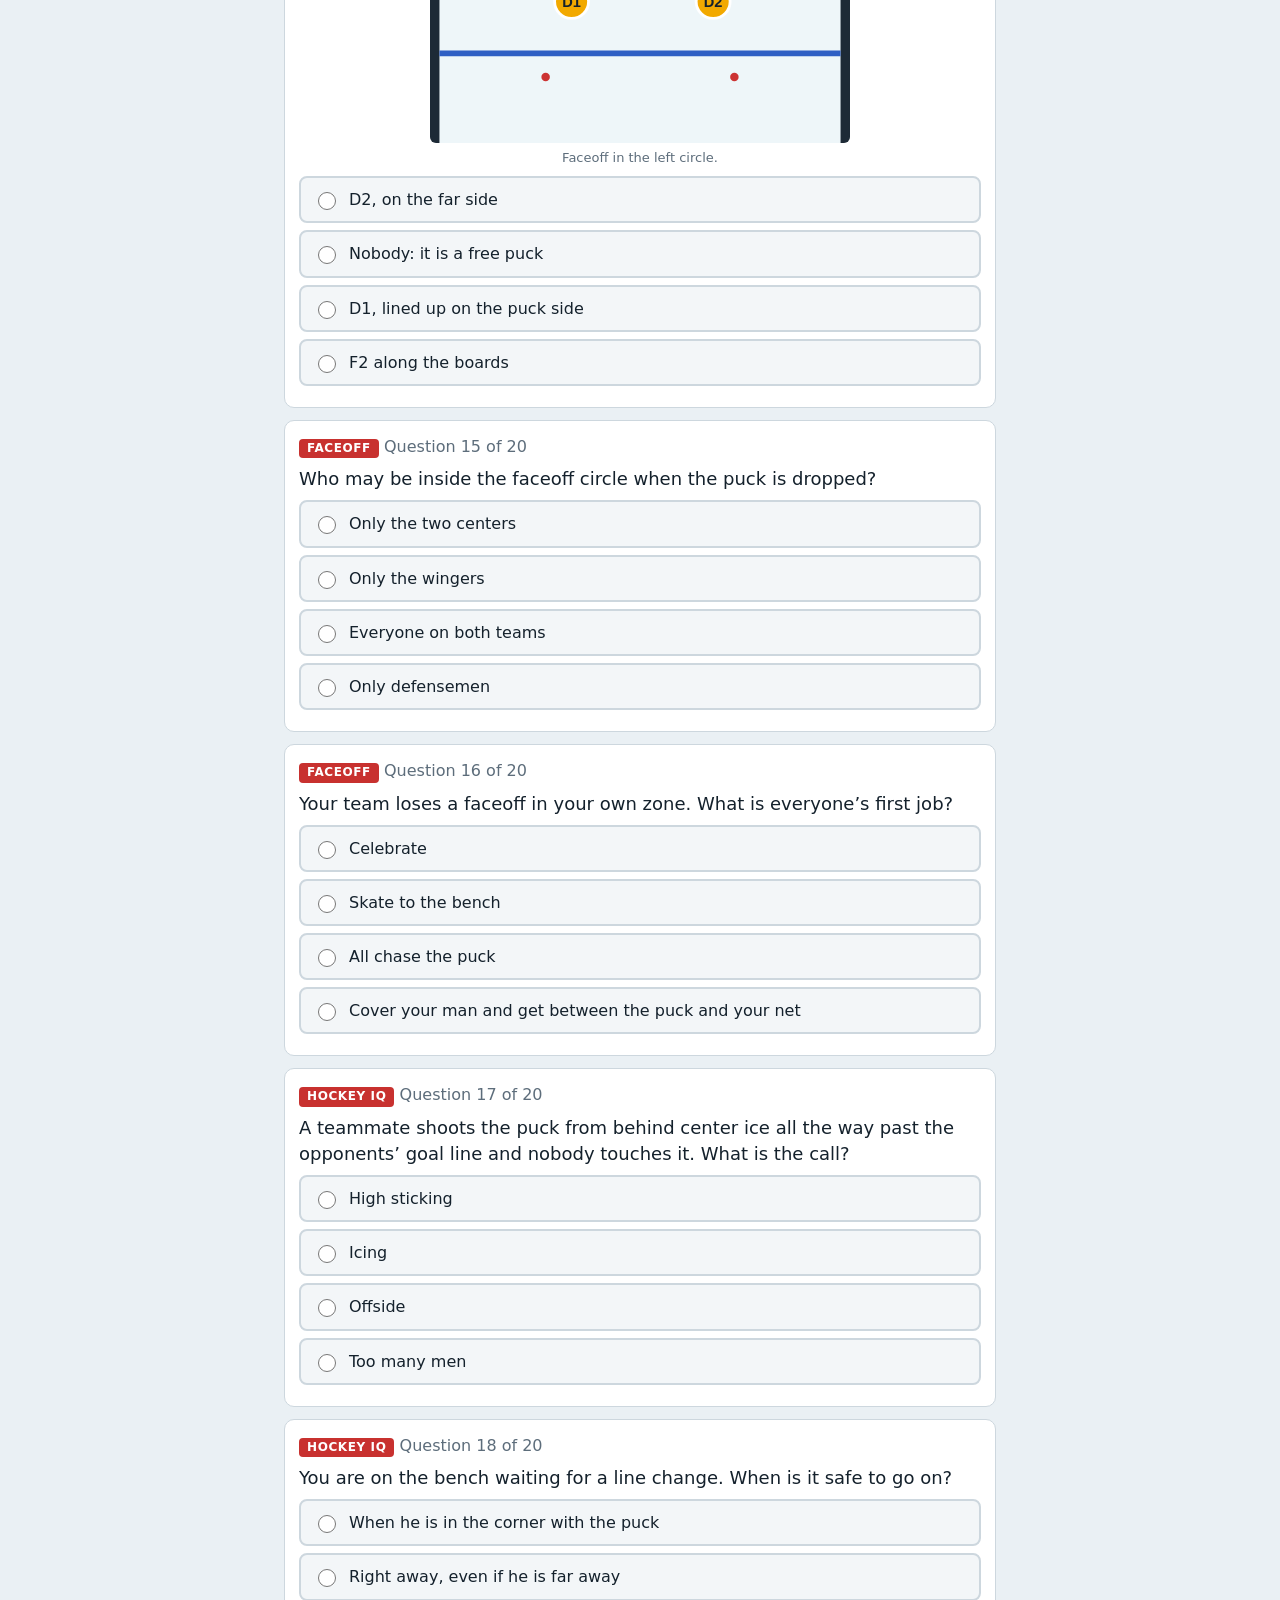
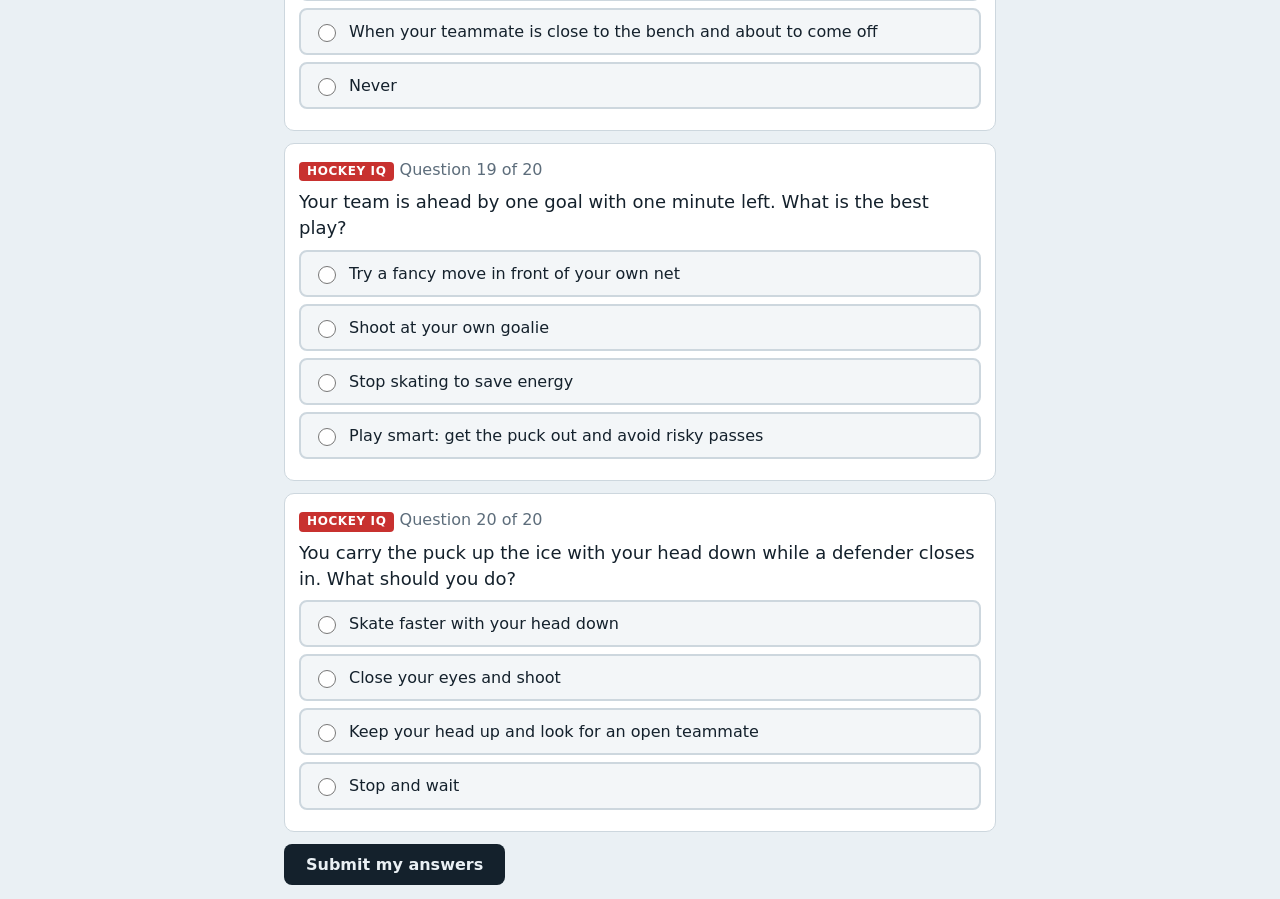
<file: quiz.html>
<!DOCTYPE html><html lang="en"><head><meta charset="utf-8"><meta name="viewport" content="width=device-width,initial-scale=1">
<title>Hockey IQ Quiz</title><link rel="stylesheet" href="style.css"></head><body><div class="wrap" id="app"><p class="sub">Loading quiz…</p></div>
<script src="rink.js"></script>
<script>
const app=document.getElementById('app'),esc=s=>String(s).replace(/[&<>"]/g,c=>({'&':'&amp;','<':'&lt;','>':'&gt;','"':'&quot;'}[c]));
const shuffle=a=>{a=a.slice();for(let n=a.length-1;n>0;n--){const m=Math.random()*(n+1)|0;[a[n],a[m]]=[a[m],a[n]]}return a};
let quiz,sent=false;
fetch('quiz.json',{cache:'no-store'}).then(r=>r.json()).then(q=>{quiz=q;document.title=q.title;render()}).catch(()=>app.innerHTML='<p class="err">Could not load the quiz. Ask your coach for a new link.</p>');
function render(){
 app.innerHTML=`<p class="sub"><a href="./">&larr; Home</a></p><h1>${esc(quiz.title)}</h1><p class="sub">Type your name, answer every question, then press Submit.</p>
 <div class="card"><label for="nm"><b>Your name</b></label><input type="text" id="nm" autocomplete="name" placeholder="First and last name"></div>
 <div class="bar" id="prog"></div>
 ${quiz.questions.map((q,i)=>`<div class="card" data-i="${i}"><span class="tag">${esc(q.category)}</span> <span class="sub">Question ${i+1} of ${quiz.questions.length}</span><div class="q">${esc(q.text)}</div>
 ${q.diagram?rinkSvg(q.diagram)+`<p class="cap">${esc(q.diagram.c||'')}</p>`:''}
 ${shuffle(q.options.map((o,k)=>[o,k])).map(([o,k])=>`<label class="opt"><input type="radio" name="q${i}" value="${k}"><span>${esc(o)}</span></label>`).join('')}</div>`).join('')}
 <div id="msg"></div><button id="sub">Submit my answers</button>`;
 app.addEventListener('change',prog);prog();document.getElementById('sub').onclick=submit}
const answered=()=>quiz.questions.filter((_,i)=>document.querySelector(`input[name=q${i}]:checked`)).length;
function prog(){document.getElementById('prog').textContent=`${answered()} of ${quiz.questions.length} answered`}
async function submit(){const name=document.getElementById('nm').value.trim(),msg=document.getElementById('msg');
 if(!name){msg.innerHTML='<p class="err">Please type your name first.</p>';document.getElementById('nm').focus();return}
 const n=answered();if(n<quiz.questions.length){msg.innerHTML=`<p class="err">You have ${quiz.questions.length-n} unanswered question(s). Please answer them all.</p>`;return}
 if(!quiz.endpoint){msg.innerHTML='<p class="err">This quiz is not connected to a spreadsheet yet. Tell your coach.</p>';return}
 let score=0;const answers=quiz.questions.map((q,i)=>{const k=+document.querySelector(`input[name=q${i}]:checked`).value,ok=k==q.answer;if(ok)score++;return{id:q.id,question:q.text,chosen:q.options[k],correct:q.options[q.answer],isCorrect:ok}});
 const btn=document.getElementById('sub');btn.disabled=true;btn.textContent='Sending…';
 try{await fetch(quiz.endpoint,{method:'POST',mode:'no-cors',headers:{'Content-Type':'text/plain;charset=utf-8'},body:JSON.stringify({quizId:quiz.id,quizTitle:quiz.title,name,submitted:new Date().toISOString(),score,total:answers.length,answers})});
  app.innerHTML=`<div class="card"><h1>Thanks, ${esc(name)}!</h1><p>Your answers were sent to your coach.</p>${quiz.showScore?`<p class="q">You got ${score} out of ${answers.length}.</p>`:''}</div>`;window.scrollTo(0,0)}
 catch(e){btn.disabled=false;btn.textContent='Submit my answers';msg.innerHTML='<p class="err">Could not send. Check your internet connection and try again.</p>'}}
</script></body></html>
</file>
<file: style.css>
:root{--bg:#eaf0f4;--card:#fff;--ink:#14212c;--mut:#5d6d7b;--line:#cdd7de;--acc:#c8312f;--ok:#12794a;--btn:#f3f6f8}
@media (prefers-color-scheme:dark){:root{--bg:#0e161d;--card:#16212b;--ink:#e6edf2;--mut:#93a4b3;--line:#2a3945;--ok:#5fd39a;--btn:#1f2d39}}
*{box-sizing:border-box}body{margin:0;background:var(--bg);color:var(--ink);font:16px/1.45 system-ui,Arial,sans-serif}
.wrap{max-width:740px;margin:0 auto;padding:14px}h1{font-size:28px;margin:6px 0 2px}.sub{color:var(--mut);margin:0 0 10px}
.card{background:var(--card);border:1px solid var(--line);border-radius:10px;padding:14px;margin:12px 0}
.tag{display:inline-block;font-size:12px;font-weight:700;letter-spacing:.05em;text-transform:uppercase;color:#fff;background:var(--acc);padding:1px 8px;border-radius:4px}
.q{font-size:18px;font-weight:500;margin:8px 0}svg.rk{width:100%;max-width:420px;display:block;margin:6px auto;border-radius:6px}.cap{color:var(--mut);font-size:13px;text-align:center;margin:0 0 8px}
label.opt{display:flex;gap:10px;align-items:flex-start;margin:7px 0;padding:10px 12px;background:var(--btn);border:2px solid var(--line);border-radius:8px;cursor:pointer}
label.opt:has(input:checked){border-color:var(--acc)}label.opt input{margin-top:4px;width:18px;height:18px;accent-color:var(--acc)}
input[type=text],select{font:inherit;color:var(--ink);background:var(--btn);border:2px solid var(--line);border-radius:8px;padding:10px 12px;width:100%}
button{font:700 16px system-ui,Arial,sans-serif;background:var(--ink);color:var(--bg);border:0;border-radius:8px;padding:11px 22px;cursor:pointer}button:disabled{opacity:.5}
button.alt{background:var(--btn);color:var(--ink);border:2px solid var(--line)}.msg{padding:10px 12px;border-radius:8px;background:var(--btn);margin:10px 0}.err{color:#a82424;font-weight:600}
button:focus-visible,input:focus-visible{outline:3px solid var(--acc);outline-offset:2px}
.bar{position:sticky;top:0;background:var(--bg);padding:8px 0;z-index:2;font-weight:600}
/* ---- landing + admin ---- */
a{color:var(--acc)}
.hero{background:linear-gradient(160deg,#14212c,#1d3347);color:#fff;text-align:center;padding:28px 14px 22px}
.hero h1{font-size:clamp(30px,7vw,46px);margin:8px 0 4px;letter-spacing:.01em}.hero p{margin:0 auto;max-width:520px;color:#c8d6e0}
.hero svg.art{width:100%;max-width:520px;display:block;margin:14px auto 0}
.choices{display:grid;grid-template-columns:repeat(auto-fit,minmax(260px,1fr));gap:14px;max-width:820px;margin:18px auto;padding:0 14px}
.big{display:flex;flex-direction:column;gap:8px;align-items:flex-start;text-decoration:none;color:var(--ink);background:var(--card);border:2px solid var(--line);border-radius:12px;padding:18px}
.big:hover,.big:focus-visible{border-color:var(--acc)}.big b{font-size:22px}.big span{color:var(--mut)}.big i{font-style:normal;font-weight:700;color:#fff;background:var(--acc);border-radius:8px;padding:8px 16px;margin-top:4px}
.big svg{width:44px;height:44px}
textarea{font:inherit;color:var(--ink);background:var(--btn);border:2px solid var(--line);border-radius:8px;padding:10px 12px;width:100%;min-height:130px;resize:vertical}
.fld{margin:14px 0}.fld>label{display:block;font-weight:700;margin-bottom:4px}.hint{color:var(--mut);font-size:14px;margin:0 0 6px}
.hp{position:absolute;left:-9999px}
foot,footer{display:block;text-align:center;color:var(--mut);font-size:13px;padding:16px}
@media (prefers-reduced-motion:reduce){.hero svg animateMotion{display:none}}
</file>
